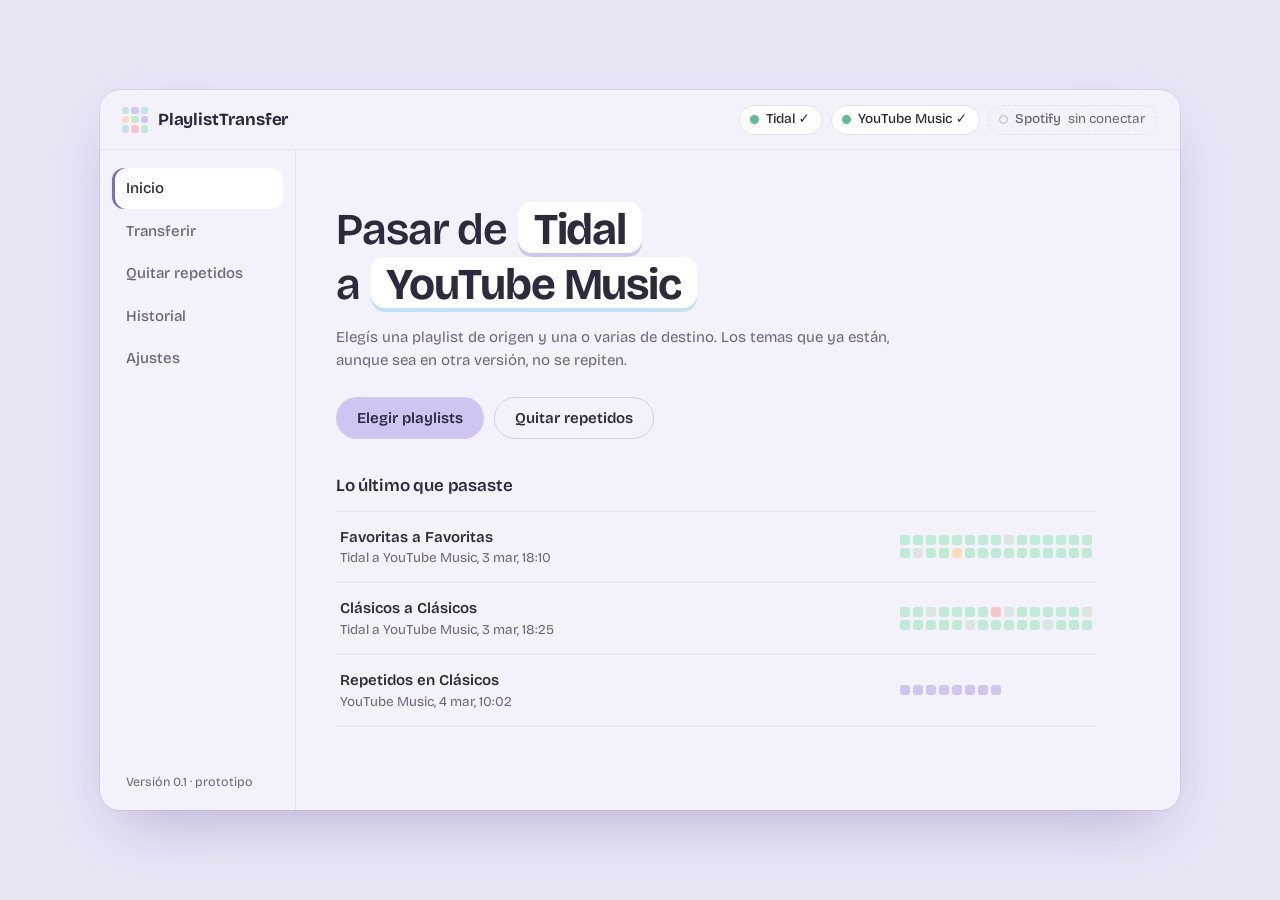
<file: prototype/index.html>
<!DOCTYPE html>
<html lang="es">
<head>
<meta charset="utf-8">
<meta name="viewport" content="width=device-width, initial-scale=1">
<title>PlaylistTransfer · prototipo</title>
<link rel="preconnect" href="https://fonts.googleapis.com">
<link rel="preconnect" href="https://fonts.gstatic.com" crossorigin>
<link href="https://fonts.googleapis.com/css2?family=Bricolage+Grotesque:opsz,wght@12..96,400;12..96,500;12..96,600;12..96,700&display=swap" rel="stylesheet">
<style>
  :root {
    --bg: #F3F1FA;        /* lila neblina */
    --surface: #FFFFFF;
    --ink: #2E2A3D;       /* tinta ciruela */
    --ink-soft: #6B6580;
    --line: #E4E0F0;
    --lav: #CFC4F2;       /* primario */
    --lav-strong: #7E6BC2;/* foco y selección */
    --sky: #BFE3F5;       /* en curso */
    --mint: #BDEBD3;      /* ✓ encontrado */
    --peach: #FFD9B8;     /* ? dudoso */
    --rose: #FFC2C7;      /* ✗ no encontrado */
    --sage: #DCE5E0;      /* ≈ ya estaba */
    --pending: #EAE6F4;
    --font: "Bricolage Grotesque", "Segoe UI Variable Text", "Segoe UI", system-ui, sans-serif;
  }
  * { box-sizing: border-box; }
  html, body { margin: 0; }
  body {
    font-family: var(--font);
    font-size: 15px;
    line-height: 1.5;
    color: var(--ink);
    background: #E9E5F5;
    min-height: 100vh;
    display: grid;
    place-items: center;
    padding: 24px;
    font-optical-sizing: auto;
  }
  button, select, input { font: inherit; color: inherit; }
  :focus-visible { outline: 3px solid var(--lav-strong); outline-offset: 2px; border-radius: 8px; }

  /* ---------- ventana ---------- */
  .window {
    width: min(1080px, 100%);
    height: min(720px, calc(100vh - 48px));
    background: var(--bg);
    border-radius: 20px;
    box-shadow: 0 24px 60px -20px rgba(73, 57, 140, .35), 0 0 0 1px rgba(126, 107, 194, .12);
    display: grid;
    grid-template-columns: 196px 1fr;
    grid-template-rows: 60px 1fr;
    overflow: hidden;
  }
  .topbar {
    grid-column: 1 / -1;
    display: flex;
    align-items: center;
    justify-content: space-between;
    padding: 0 22px;
    border-bottom: 1px solid var(--line);
  }
  .brand { display: flex; align-items: center; gap: 10px; font-weight: 700; font-size: 17px; letter-spacing: -.01em; }
  .brand-mark { width: 26px; height: 26px; display: grid; grid-template-columns: repeat(3, 1fr); gap: 2px; }
  .brand-mark i { border-radius: 3px; }
  .brand-mark i:nth-child(1), .brand-mark i:nth-child(5), .brand-mark i:nth-child(9) { background: var(--mint); }
  .brand-mark i:nth-child(2), .brand-mark i:nth-child(6) { background: var(--lav); }
  .brand-mark i:nth-child(3), .brand-mark i:nth-child(7) { background: var(--sky); }
  .brand-mark i:nth-child(4) { background: var(--peach); }
  .brand-mark i:nth-child(8) { background: var(--rose); }

  .status { display: flex; gap: 8px; }
  .chip {
    display: inline-flex; align-items: center; gap: 7px;
    height: 30px; padding: 0 12px 0 10px;
    border-radius: 999px; font-size: 13.5px; font-weight: 500;
    background: var(--surface); border: 1px solid var(--line);
    cursor: pointer;
  }
  .chip .dot { width: 9px; height: 9px; border-radius: 50%; }
  .chip.ok .dot { background: #5BBF8A; }
  .chip.warn .dot { background: #F2A15F; }
  .chip.off { color: var(--ink-soft); background: transparent; border-style: dashed; }
  .chip.off .dot { background: transparent; border: 1.5px solid #B9B3CC; }
  .chip .state { color: var(--ink-soft); font-weight: 400; }

  /* ---------- navegación ---------- */
  nav {
    padding: 18px 12px;
    display: flex; flex-direction: column; gap: 2px;
    border-right: 1px solid var(--line);
  }
  nav button {
    text-align: left; border: 0; background: transparent;
    padding: 9px 14px; border-radius: 12px; cursor: pointer;
    font-size: 15px; font-weight: 500; color: var(--ink-soft);
  }
  nav button:hover { color: var(--ink); background: rgba(207, 196, 242, .35); }
  nav button[aria-current="page"] { color: var(--ink); background: var(--surface); box-shadow: inset 3px 0 0 var(--lav-strong); }
  nav .spacer { flex: 1; }
  nav .version { padding: 0 14px; font-size: 12.5px; color: var(--ink-soft); }

  main { overflow-y: auto; padding: 34px 40px 40px; }
  .screen { display: none; max-width: 760px; }
  .screen.active { display: block; }
  h1 { font-size: 30px; line-height: 1.15; font-weight: 700; letter-spacing: -.02em; margin: 0 0 6px; }
  h2 { font-size: 17px; font-weight: 600; margin: 34px 0 12px; letter-spacing: -.01em; }
  .lede { color: var(--ink-soft); margin: 0 0 26px; max-width: 60ch; }
  .muted { color: var(--ink-soft); }
  .num { font-variant-numeric: tabular-nums; }

  /* ---------- botones ---------- */
  .btn {
    display: inline-flex; align-items: center; gap: 8px;
    height: 42px; padding: 0 20px; border-radius: 999px;
    border: 1px solid transparent; cursor: pointer; font-weight: 600; font-size: 15px;
  }
  .btn.primary { background: var(--lav); }
  .btn.primary:hover { background: #C2B4EE; }
  .btn.ghost { background: transparent; border-color: #D6D0E8; }
  .btn.ghost:hover { background: var(--surface); }
  .btn.danger { background: var(--rose); }
  .btn.danger:hover { background: #FFB3BA; }
  .btn:disabled { opacity: .5; cursor: not-allowed; }
  .actions { display: flex; gap: 10px; flex-wrap: wrap; margin-top: 22px; }

  /* ---------- inicio: frase ---------- */
  .sentence {
    font-size: 44px; line-height: 1.25; font-weight: 600; letter-spacing: -.025em;
    margin: 18px 0 14px;
  }
  .sentence select {
    appearance: none; border: 0; cursor: pointer;
    font-size: inherit; font-weight: 700; letter-spacing: inherit;
    padding: 0 .35em; margin: 0 .05em; border-radius: 14px;
    background: var(--surface);
    box-shadow: inset 0 -4px 0 var(--lav);
  }
  .sentence select.to { box-shadow: inset 0 -4px 0 var(--sky); }
  .sentence select:hover { background: #FBFAFE; }

  .history-mini { list-style: none; margin: 0; padding: 0; border-top: 1px solid var(--line); }
  .history-mini li {
    display: grid; grid-template-columns: 1fr auto; gap: 4px 20px; align-items: center;
    padding: 14px 4px; border-bottom: 1px solid var(--line);
  }
  .history-mini .what { font-weight: 600; }
  .history-mini .when { color: var(--ink-soft); font-size: 13.5px; }

  /* ---------- mosaico ---------- */
  .mosaic { display: grid; gap: 5px; }
  .mosaic.big { grid-template-columns: repeat(15, 1fr); max-width: 560px; }
  .mosaic.big i { aspect-ratio: 1; border-radius: 7px; background: var(--pending); transition: background-color .25s ease, transform .25s ease; }
  .mosaic.small { grid-template-columns: repeat(15, 10px); gap: 3px; }
  .mosaic.small i { width: 10px; height: 10px; border-radius: 3px; background: var(--pending); }
  .mosaic i.ok { background: var(--mint); }
  .mosaic i.doubt { background: var(--peach); }
  .mosaic i.miss { background: var(--rose); }
  .mosaic i.dup { background: var(--sage); }
  .mosaic i.removed { background: var(--lav); }
  .mosaic i.now { background: var(--sky); transform: scale(.82); }

  .legend { display: flex; gap: 18px; flex-wrap: wrap; margin: 14px 0 0; font-size: 13.5px; color: var(--ink-soft); }
  .legend span { display: inline-flex; align-items: center; gap: 6px; }
  .legend i { width: 12px; height: 12px; border-radius: 4px; display: inline-block; }

  /* ---------- transferir ---------- */
  .steps { display: flex; gap: 8px; list-style: none; padding: 0; margin: 0 0 26px; font-size: 13.5px; }
  .steps li { padding: 5px 12px 5px 6px; border-radius: 999px; color: var(--ink-soft); display: flex; align-items: center; gap: 7px; }
  .steps li b { width: 21px; height: 21px; border-radius: 50%; display: grid; place-items: center; font-size: 12px; background: var(--pending); color: var(--ink); }
  .steps li.done b { background: var(--mint); }
  .steps li.current { background: var(--surface); color: var(--ink); font-weight: 600; }
  .steps li.current b { background: var(--lav); }

  .pickers { display: grid; grid-template-columns: 1fr 1fr; gap: 28px; }
  .picker h3 { font-size: 14px; font-weight: 600; margin: 0 0 8px; color: var(--ink-soft); }
  .picker ul { list-style: none; margin: 0; padding: 6px; background: var(--surface); border-radius: 16px; border: 1px solid var(--line); max-height: 290px; overflow-y: auto; }
  .picker label { display: flex; align-items: center; gap: 10px; padding: 8px 10px; border-radius: 10px; cursor: pointer; }
  .picker label:hover { background: var(--bg); }
  .picker label .count { margin-left: auto; color: var(--ink-soft); font-size: 13px; }
  .picker input { accent-color: var(--lav-strong); width: 16px; height: 16px; }
  .picker .new { border-top: 1px dashed var(--line); margin-top: 4px; padding-top: 4px; }

  .progress-head { display: flex; align-items: baseline; justify-content: space-between; gap: 16px; margin-bottom: 14px; max-width: 560px; }
  .counter { font-size: 40px; font-weight: 700; letter-spacing: -.03em; line-height: 1; }
  .counter small { font-size: 16px; font-weight: 500; color: var(--ink-soft); letter-spacing: 0; }
  .route { font-weight: 600; }

  .tracks { list-style: none; padding: 0; margin: 22px 0 0; max-width: 680px; border-top: 1px solid var(--line); }
  .tracks li { display: grid; grid-template-columns: 30px 1fr auto; gap: 12px; align-items: center; padding: 9px 2px; border-bottom: 1px solid var(--line); font-size: 14px; }
  .badge { width: 26px; height: 26px; border-radius: 8px; display: grid; place-items: center; font-weight: 700; font-size: 13px; }
  .badge.ok { background: var(--mint); }
  .badge.doubt { background: var(--peach); }
  .badge.miss { background: var(--rose); }
  .badge.dup { background: var(--sage); }
  .badge.removed { background: var(--lav); }
  .badge.now { background: var(--sky); }
  .tracks .t { font-weight: 600; }
  .tracks .a, .tracks .note { color: var(--ink-soft); }
  .tracks .score { color: var(--ink-soft); font-size: 13px; }

  .done-box { margin-top: 22px; padding: 18px 20px; border-radius: 16px; background: var(--surface); border: 1px solid var(--line); max-width: 560px; display: none; }
  .done-box.show { display: block; }
  .done-box p { margin: 0 0 4px; }

  /* ---------- repetidos ---------- */
  .seg { display: inline-flex; background: var(--surface); border: 1px solid var(--line); border-radius: 999px; padding: 3px; }
  .seg button { border: 0; background: transparent; border-radius: 999px; padding: 6px 16px; cursor: pointer; font-weight: 500; color: var(--ink-soft); }
  .seg button[aria-pressed="true"] { background: var(--lav); color: var(--ink); }
  .row-controls { display: flex; gap: 14px; align-items: center; flex-wrap: wrap; }
  .select { height: 38px; border-radius: 999px; border: 1px solid var(--line); background: var(--surface); padding: 0 14px; }

  .dups { list-style: none; padding: 0; margin: 22px 0 0; border-top: 1px solid var(--line); }
  .dups li { display: grid; grid-template-columns: 28px 1fr 1fr; gap: 16px; padding: 12px 2px; border-bottom: 1px solid var(--line); align-items: start; }
  .dups input { accent-color: var(--lav-strong); width: 17px; height: 17px; margin-top: 3px; }
  .dups .side { font-size: 14px; }
  .dups .side .tag { display: inline-block; font-size: 12px; font-weight: 600; padding: 1px 8px; border-radius: 999px; margin-bottom: 3px; }
  .dups .remove .tag { background: var(--rose); }
  .dups .keep .tag { background: var(--mint); }
  .dups .t { font-weight: 600; }
  .dups .meta { color: var(--ink-soft); font-size: 13px; }

  /* ---------- historial ---------- */
  .hist { list-style: none; padding: 0; margin: 0; border-top: 1px solid var(--line); }
  .hist > li { border-bottom: 1px solid var(--line); }
  .hist button.row { width: 100%; text-align: left; border: 0; background: transparent; cursor: pointer; display: grid; grid-template-columns: 116px 1fr auto; gap: 18px; align-items: center; padding: 15px 4px; }
  .hist button.row:hover { background: rgba(255,255,255,.55); }
  .hist .date { color: var(--ink-soft); font-size: 13.5px; }
  .hist .what { font-weight: 600; }
  .hist .sub { color: var(--ink-soft); font-size: 13.5px; }
  .hist .detail { display: none; padding: 0 4px 16px 138px; }
  .hist li.open .detail { display: block; }
  .hist .detail ul { list-style: none; margin: 0; padding: 0; font-size: 13.5px; }
  .hist .detail li { padding: 3px 0; display: flex; gap: 10px; align-items: center; }
  .hist .detail .badge { width: 20px; height: 20px; border-radius: 6px; font-size: 11px; }

  /* ---------- ajustes ---------- */
  .settings section { padding: 18px 0; border-bottom: 1px solid var(--line); display: grid; grid-template-columns: 200px 1fr; gap: 24px; }
  .settings section:first-of-type { border-top: 1px solid var(--line); }
  .settings h3 { font-size: 15px; font-weight: 600; margin: 0; }
  .settings h3 + p { margin: 4px 0 0; color: var(--ink-soft); font-size: 13.5px; }
  .opt { display: flex; align-items: center; gap: 10px; padding: 6px 0; cursor: pointer; }
  .opt input { accent-color: var(--lav-strong); width: 16px; height: 16px; }
  .svc { display: flex; align-items: center; justify-content: space-between; padding: 6px 0; gap: 12px; }
  .svc .btn { height: 34px; padding: 0 14px; font-size: 14px; }
  .thresholds { display: flex; gap: 20px; flex-wrap: wrap; }
  .thresholds label { display: flex; flex-direction: column; gap: 4px; font-size: 13.5px; color: var(--ink-soft); }
  .thresholds input { width: 90px; height: 36px; border-radius: 10px; border: 1px solid var(--line); background: var(--surface); padding: 0 10px; color: var(--ink); }
  .about p { margin: 0 0 6px; }
  .support { display: inline-flex; gap: 8px; margin-top: 6px; }
  .support a { color: var(--ink); text-decoration: none; padding: 5px 12px; border-radius: 999px; background: var(--surface); border: 1px solid var(--line); font-size: 13.5px; font-weight: 500; }
  .support a:hover { border-color: var(--lav-strong); }

  /* ---------- diálogo y aviso ---------- */
  dialog { border: 0; border-radius: 20px; padding: 26px 28px; max-width: 420px; color: var(--ink); background: var(--surface); box-shadow: 0 30px 70px -20px rgba(46, 42, 61, .45); }
  dialog::backdrop { background: rgba(46, 42, 61, .28); }
  dialog h3 { margin: 0 0 8px; font-size: 20px; letter-spacing: -.01em; }
  dialog p { margin: 0; color: var(--ink-soft); }
  .toast { position: fixed; left: 50%; bottom: 36px; transform: translate(-50%, 20px); opacity: 0; background: var(--ink); color: #fff; padding: 11px 18px; border-radius: 999px; font-weight: 500; transition: opacity .25s, transform .25s; pointer-events: none; }
  .toast.show { opacity: 1; transform: translate(-50%, 0); }

  @media (max-width: 760px) {
    body { padding: 0; }
    .window { height: 100vh; border-radius: 0; grid-template-columns: 1fr; grid-template-rows: auto auto 1fr; }
    .topbar { flex-wrap: wrap; gap: 8px; padding: 12px 16px; }
    nav { flex-direction: row; overflow-x: auto; border-right: 0; border-bottom: 1px solid var(--line); padding: 8px; }
    nav .spacer, nav .version { display: none; }
    main { padding: 24px 18px; }
    .sentence { font-size: 32px; }
    .pickers, .settings section, .dups li { grid-template-columns: 1fr; }
    .hist button.row { grid-template-columns: 1fr; }
    .hist .detail { padding-left: 4px; }
    .mosaic.big { grid-template-columns: repeat(10, 1fr); }
  }
  @media (prefers-reduced-motion: reduce) {
    * { transition: none !important; animation: none !important; }
  }
</style>
</head>
<body>
<div class="window" role="application" aria-label="PlaylistTransfer">
  <header class="topbar">
    <div class="brand"><span class="brand-mark" aria-hidden="true"><i></i><i></i><i></i><i></i><i></i><i></i><i></i><i></i><i></i></span>PlaylistTransfer</div>
    <div class="status" aria-label="Estado de las conexiones">
      <button class="chip ok" data-go="ajustes" title="Conectado"><span class="dot"></span>Tidal ✓</button>
      <button class="chip ok" data-go="ajustes" title="Conectado"><span class="dot"></span>YouTube Music ✓</button>
      <button class="chip off" data-go="ajustes" title="Sin conectar"><span class="dot"></span>Spotify <span class="state">sin conectar</span></button>
    </div>
  </header>

  <nav aria-label="Secciones">
    <button data-go="inicio" aria-current="page">Inicio</button>
    <button data-go="transferir">Transferir</button>
    <button data-go="repetidos">Quitar repetidos</button>
    <button data-go="historial">Historial</button>
    <button data-go="ajustes">Ajustes</button>
    <span class="spacer"></span>
    <span class="version">Versión 0.1 · prototipo</span>
  </nav>

  <main>
    <!-- ================= INICIO ================= -->
    <section class="screen active" id="inicio" aria-labelledby="t-inicio">
      <h1 id="t-inicio" class="sentence">
        Pasar de
        <select aria-label="Servicio de origen" id="from"><option>Tidal</option><option>YouTube Music</option><option disabled>Spotify</option></select><br>
        a
        <select aria-label="Servicio de destino" class="to" id="to"><option>YouTube Music</option><option>Tidal</option><option disabled>Spotify</option></select>
      </h1>
      <p class="lede">Elegís una playlist de origen y una o varias de destino. Los temas que ya están, aunque sea en otra versión, no se repiten.</p>
      <div class="actions">
        <button class="btn primary" data-go="transferir">Elegir playlists</button>
        <button class="btn ghost" data-go="repetidos">Quitar repetidos</button>
      </div>

      <h2>Lo último que pasaste</h2>
      <ul class="history-mini" id="home-history"></ul>
    </section>

    <!-- ================= TRANSFERIR ================= -->
    <section class="screen" id="transferir" aria-labelledby="t-transferir">
      <h1 id="t-transferir">Transferir</h1>
      <p class="lede">De Tidal a YouTube Music.</p>
      <ol class="steps" id="steps">
        <li class="current"><b>1</b>Origen y destino</li>
        <li><b>2</b>Transferencia</li>
        <li><b>3</b>Resultado</li>
      </ol>

      <div id="pick">
        <div class="pickers">
          <div class="picker">
            <h3>Origen en Tidal</h3>
            <ul id="src-list"></ul>
          </div>
          <div class="picker">
            <h3>Destino en YouTube Music</h3>
            <ul id="dst-list"></ul>
          </div>
        </div>
        <div class="actions">
          <button class="btn primary" id="go">Transferir 30 temas</button>
          <button class="btn ghost" id="dry">Probar sin cambiar nada</button>
        </div>
      </div>

      <div id="run" hidden>
        <div class="progress-head">
          <div class="counter num"><span id="count">0</span> <small>de 30 temas</small></div>
          <div class="route">Favoritas <span class="muted">a</span> Favoritas</div>
        </div>
        <div class="mosaic big" id="mosaic" role="img" aria-label="Progreso de la transferencia"></div>
        <div class="legend">
          <span><i style="background:var(--mint)"></i>✓ Encontrado <b class="num" id="n-ok">0</b></span>
          <span><i style="background:var(--peach)"></i>? Revisar <b class="num" id="n-doubt">0</b></span>
          <span><i style="background:var(--rose)"></i>✗ No encontrado <b class="num" id="n-miss">0</b></span>
          <span><i style="background:var(--sage)"></i>≈ Ya estaba <b class="num" id="n-dup">0</b></span>
        </div>
        <div class="done-box" id="done" role="status">
          <p><b>Listo: agregaste <span id="added" class="num">0</span> temas a «Favoritas».</b></p>
          <p class="muted">2 ya estaban, uno de ellos en otra versión. Revisá «Im Doing Fine», que quedó marcado con ?.</p>
          <div class="actions" style="margin-top:14px">
            <button class="btn primary">Abrir en YouTube Music</button>
            <button class="btn ghost" id="again">Hacer otra transferencia</button>
          </div>
        </div>
        <ul class="tracks" id="tracks" aria-live="polite"></ul>
      </div>
    </section>

    <!-- ================= REPETIDOS ================= -->
    <section class="screen" id="repetidos" aria-labelledby="t-rep">
      <h1 id="t-rep">Quitar repetidos</h1>
      <p class="lede">Busca la misma canción dos veces en una playlist, aunque sea otra versión: otro álbum, remaster, mono o video. Queda la que estaba primero.</p>
      <div class="row-controls">
        <div class="seg" role="group" aria-label="Servicio">
          <button aria-pressed="false">Tidal</button>
          <button aria-pressed="true">YouTube Music</button>
        </div>
        <select class="select" aria-label="Playlist"><option>Clásicos (54 temas)</option><option>Para correr (37 temas)</option><option>Para cocinar (34 temas)</option></select>
      </div>
      <p style="margin:22px 0 0"><b>Encontré 8 repetidos en «Clásicos».</b> <span class="muted">Destildá los que quieras conservar.</span></p>
      <ul class="dups" id="dups"></ul>
      <div class="actions">
        <button class="btn danger" id="remove">Quitar 8 temas</button>
        <button class="btn ghost">Buscar de nuevo</button>
      </div>
    </section>

    <!-- ================= HISTORIAL ================= -->
    <section class="screen" id="historial" aria-labelledby="t-hist">
      <h1 id="t-hist">Historial</h1>
      <p class="lede">Cada transferencia y cada limpieza queda registrada en tu compu. Tocá una para ver el detalle.</p>
      <ul class="hist" id="hist"></ul>
      <div class="actions"><button class="btn ghost">Exportar a CSV</button></div>
    </section>

    <!-- ================= AJUSTES ================= -->
    <section class="screen settings" id="ajustes" aria-labelledby="t-aj">
      <h1 id="t-aj">Ajustes</h1>
      <p class="lede">Conexiones, navegador y datos.</p>

      <section>
        <div><h3>Servicios</h3><p>Tus sesiones se guardan solo en esta compu.</p></div>
        <div>
          <div class="svc"><span><b>Tidal</b> <span class="muted">conectado</span></span><button class="btn ghost">Desconectar</button></div>
          <div class="svc"><span><b>YouTube Music</b> <span class="muted">conectado</span></span><button class="btn ghost">Desconectar</button></div>
          <div class="svc"><span><b>Spotify</b> <span class="muted">próximamente</span></span><button class="btn ghost" disabled>Conectar</button></div>
        </div>
      </section>

      <section>
        <div><h3>Navegador</h3><p>Dónde se abren las ventanas para iniciar sesión.</p></div>
        <div role="radiogroup" aria-label="Navegador">
          <label class="opt"><input type="radio" name="br" checked> <span>Vivaldi <span class="muted">(predeterminado)</span></span></label>
          <label class="opt"><input type="radio" name="br"> Brave</label>
          <label class="opt"><input type="radio" name="br"> Google Chrome</label>
          <label class="opt"><input type="radio" name="br"> Microsoft Edge</label>
        </div>
      </section>

      <section>
        <div><h3>Coincidencias</h3><p>Avanzado. Cuánto se tienen que parecer dos temas.</p></div>
        <div class="thresholds">
          <label>Agregar sin dudar desde<input type="number" step="0.05" value="0.75"></label>
          <label>Agregar para revisar desde<input type="number" step="0.05" value="0.60"></label>
        </div>
      </section>

      <section>
        <div><h3>Datos</h3><p>Historial, sesiones y preferencias.</p></div>
        <div><button class="btn ghost">Abrir carpeta de datos</button></div>
      </section>

      <section class="about">
        <div><h3>Acerca de</h3></div>
        <div>
          <p>PlaylistTransfer 0.1 · © 2026 Emmanuel Gaitan. Software libre con licencia GPL-3.0.</p>
          <p class="muted">No está afiliado a Tidal, Google ni Spotify.</p>
          <div class="support"><a href="#">Invitame un cafecito</a><a href="#">Ko-fi</a></div>
        </div>
      </section>
    </section>
  </main>
</div>

<dialog id="confirm" aria-labelledby="c-title">
  <h3 id="c-title">¿Quitar 8 temas de «Clásicos»?</h3>
  <p>Queda la versión que estaba primero en la playlist. Lo quitado queda anotado en el historial.</p>
  <div class="actions">
    <button class="btn danger" id="confirm-yes">Quitar 8 temas</button>
    <button class="btn ghost" id="confirm-no">Cancelar</button>
  </div>
</dialog>
<div class="toast" id="toast" role="status"></div>

<script>
  /* ---------- datos de ejemplo (inventados: la app real arranca vacía) ---------- */
  const TRACKS = [
    ["Luna de papel","Los Faroles","ok",1.00],["Calle Norte","Los Faroles","ok",1.00],
    ["Neon Bay","Coral Static","ok",.95],["Low Tide","Coral Static, Mira Sol","ok",1.00],
    ["Summer Tape","Coral Static","ok",1.00],["Paper Planes Again","The Lanterns","ok",1.00],
    ["Glass House","The Lanterns, Ivo Reyes","ok",1.00],["Domingo (acústico)","Aurelia","ok",1.00],
    ["Ruta 40","Aurelia","dup",1.00,"ya estaba"],["Midnight Diner","Velvet Ok","ok",1.00],
    ["Static Hearts","Velvet Ok, Juno Park","ok",1.00],["Slow Motion","Velvet Ok","ok",1.00],
    ["North Star","Kite Club","ok",1.00],["Echoes","Kite Club","ok",1.00],["Polaroid","Kite Club","ok",1.00],
    ["Afterglow","Kite Club, Lía Mar","ok",1.00],["Lento","Bruma","dup",1.00,"ya estaba como «Lento (sped up)»"],
    ["Marea","Bruma","ok",1.00],["From The Start","Orchid Lane","ok",1.00],
    ["Im Doing Fine","Tomo, Sound Garden Club","doubt",.68,"puede ser otra versión"],
    ["Desert Road","Rusty Compass","ok",1.00],["Tiny Violin","The Paper Cuts","ok",1.00],
    ["Notion","Blue Harbor","ok",1.00],["Sweater Season","Blue Harbor","ok",1.00],
    ["From the Start","Good Fences","ok",1.00],["Delivery Service","Good Fences","ok",1.00],
    ["Origami","Blue Harbor","ok",1.00],["As We Were","Nico Vale","ok",1.00],
    ["Sugarcane","Maple Five","ok",1.00],["This Feeling","Maple Five","ok",1.00]
  ];
  const SYMBOL = { ok: "✓", doubt: "?", miss: "✗", dup: "≈", now: "…", removed: "−" };
  const SRC = [["Favoritas",21],["Rock nacional",15],["Viaje",21],["Mix",62],["Clásicos",30],["Para correr",30]];
  const DST = [["Clásicos",38],["Para correr",9],["Viaje",22],["Favoritas",65],["Nueva",2],["Resumen del año",null],["Estudio",30],["Gimnasio",6],["Varios",13],["Trabajo",9],["Para cocinar",34]];
  const DUPS = [
    ["Luna de papel","Los Faroles","4:24","En vivo en el Teatro","3:48","Faroles"],
    ["Calle Norte","Los Faroles","3:24","Banda sonora (película)","3:29","Faroles"],
    ["Neon Bay","Coral Static","5:01","Neon Bay (Deluxe)","3:33","Hits del verano"],
    ["Luna de papel","Los Faroles","5:41","En vivo en el Teatro","3:48","Faroles"],
    ["North Star","Kite Club","5:03","Grandes éxitos","5:04","North"],
    ["Polaroid","Kite Club","3:49","Indie Pop Hits 2","3:46","North"],
    ["Marea (Mono)","Bruma","3:44","Bruma en mono","3:43","Singles 2015-2017"],
    ["Luna de papel (Video oficial)","Los Faroles","4:05","video","3:48","Faroles"]
  ];
  const HISTORY = [
    { date: "3 mar, 18:10", what: "Favoritas a Favoritas", route: "Tidal a YouTube Music", sub: "28 agregados, 2 ya estaban", tiles: TRACKS.map(t => t[2]) },
    { date: "3 mar, 18:25", what: "Clásicos a Clásicos", route: "Tidal a YouTube Music", sub: "24 agregados, 5 ya estaban, 1 no encontrado",
      tiles: Array.from({length: 30}, (_, i) => i === 7 ? "miss" : (i % 6 === 2 ? "dup" : "ok")) },
    { date: "4 mar, 10:02", what: "Repetidos en Clásicos", route: "YouTube Music", sub: "8 quitados", tiles: Array(8).fill("removed") }
  ];

  const $ = (s, el = document) => el.querySelector(s);
  const esc = s => String(s).replace(/[&<>"]/g, c => ({ "&":"&amp;","<":"&lt;",">":"&gt;",'"':"&quot;" }[c]));
  const tilesHTML = arr => arr.map(s => `<i class="${s}"></i>`).join("");

  /* ---------- navegación ---------- */
  function go(id) {
    document.querySelectorAll(".screen").forEach(s => s.classList.toggle("active", s.id === id));
    document.querySelectorAll("nav button").forEach(b => { if (b.dataset.go === id) b.setAttribute("aria-current", "page"); else b.removeAttribute("aria-current"); });
    $("main").scrollTop = 0;
  }
  document.addEventListener("click", e => { const t = e.target.closest("[data-go]"); if (t) go(t.dataset.go); });

  /* ---------- inicio ---------- */
  function fitSelect(sel) {   // el selector mide lo mismo que la opción elegida
    const probe = document.createElement("span");
    const cs = getComputedStyle(sel);
    probe.style.cssText = `position:absolute;visibility:hidden;white-space:pre;font:${cs.font};letter-spacing:${cs.letterSpacing}`;
    probe.textContent = sel.options[sel.selectedIndex].text;
    document.body.appendChild(probe);
    sel.style.width = `calc(${probe.getBoundingClientRect().width}px + .7em)`;
    probe.remove();
  }
  ["#from", "#to"].forEach(id => { const el = $(id); fitSelect(el); el.addEventListener("change", () => fitSelect(el)); });
  document.fonts?.ready.then(() => ["#from", "#to"].forEach(id => fitSelect($(id))));
  $("#home-history").innerHTML = HISTORY.slice(0, 3).map(h => `
    <li><div><div class="what">${esc(h.what)}</div><div class="when">${esc(h.route)}, ${esc(h.date)}</div></div>
    <div class="mosaic small" aria-hidden="true">${tilesHTML(h.tiles)}</div></li>`).join("");

  /* ---------- transferir ---------- */
  $("#src-list").innerHTML = SRC.map(([n, c]) => `<li><label><input type="radio" name="src" ${n === "Favoritas" ? "checked" : ""}> ${esc(n)} <span class="count num">${c} temas</span></label></li>`).join("");
  $("#dst-list").innerHTML = DST.map(([n, c]) => `<li><label><input type="checkbox" ${n === "Favoritas" ? "checked" : ""}> ${esc(n)} <span class="count num">${c == null ? "" : c + " temas"}</span></label></li>`).join("")
    + `<li class="new"><label><input type="checkbox"> Crear una playlist nueva</label></li>`;

  const reduce = matchMedia("(prefers-reduced-motion: reduce)").matches;
  let timer = null;
  function setStep(n) { [...$("#steps").children].forEach((li, i) => { li.className = i < n ? "done" : (i === n ? "current" : ""); }); }
  function runTransfer() {
    $("#pick").hidden = true; $("#run").hidden = false; $("#done").classList.remove("show"); setStep(1);
    const mosaic = $("#mosaic"); mosaic.innerHTML = TRACKS.map(() => "<i></i>").join("");
    const list = $("#tracks"); list.innerHTML = "";
    const n = { ok: 0, doubt: 0, miss: 0, dup: 0 };
    let i = 0;
    const tick = () => {
      if (i > 0) {
        const [t, a, st, sc, note] = TRACKS[i - 1];
        mosaic.children[i - 1].className = st; n[st]++;
        const li = list.firstElementChild;
        li.innerHTML = `<span class="badge ${st}">${SYMBOL[st]}</span><span><span class="t">${esc(t)}</span> <span class="a">${esc(a)}</span>${note ? `<span class="note">. ${esc(note[0].toUpperCase() + note.slice(1))}</span>` : ""}</span><span class="score num">${sc.toFixed(2)}</span>`;
        $("#count").textContent = i; for (const k in n) $("#n-" + k).textContent = n[k];
      }
      if (i < TRACKS.length) {
        mosaic.children[i].className = "now";
        const li = document.createElement("li");
        li.innerHTML = `<span class="badge now">…</span><span><span class="t">${esc(TRACKS[i][0])}</span> <span class="a">buscando en YouTube Music</span></span><span></span>`;
        list.prepend(li); i++;
      } else {
        clearInterval(timer); setStep(2);
        $("#added").textContent = n.ok + n.doubt; $("#done").classList.add("show");
      }
    };
    if (reduce) { for (let k = 0; k <= TRACKS.length; k++) tick(); }
    else { clearInterval(timer); timer = setInterval(tick, 170); tick(); }
  }
  $("#go").addEventListener("click", runTransfer);
  $("#dry").addEventListener("click", runTransfer);
  $("#again").addEventListener("click", () => { clearInterval(timer); $("#run").hidden = true; $("#pick").hidden = false; setStep(0); });

  /* ---------- repetidos ---------- */
  $("#dups").innerHTML = DUPS.map(([t, a, d1, al1, d2, al2], i) => `
    <li><input type="checkbox" checked aria-label="Quitar ${esc(t)}" data-i="${i}">
      <div class="side remove"><span class="tag">Se quita</span><div class="t">${esc(t)}</div><div class="meta">${esc(a)}, ${esc(al1)}, <span class="num">${d1}</span></div></div>
      <div class="side keep"><span class="tag">Queda</span><div class="t">${esc(t.replace(" (Official Video)", ""))}</div><div class="meta">${esc(a)}, ${esc(al2)}, <span class="num">${d2}</span></div></div></li>`).join("");
  const countChecked = () => document.querySelectorAll("#dups input:checked").length;
  $("#dups").addEventListener("change", () => {
    const c = countChecked(), label = c === 1 ? "Quitar 1 tema" : `Quitar ${c} temas`;
    $("#remove").textContent = label; $("#confirm-yes").textContent = label; $("#remove").disabled = c === 0;
    $("#c-title").textContent = `¿${label} de «Clásicos»?`;
  });
  $("#remove").addEventListener("click", () => $("#confirm").showModal());
  $("#confirm-no").addEventListener("click", () => $("#confirm").close());
  $("#confirm-yes").addEventListener("click", () => {
    const c = countChecked(); $("#confirm").close();
    toast(c === 1 ? "Quitaste 1 tema de «Clásicos»." : `Quitaste ${c} temas de «Clásicos».`);
  });
  document.querySelectorAll(".seg button").forEach(b => b.addEventListener("click", () => document.querySelectorAll(".seg button").forEach(x => x.setAttribute("aria-pressed", x === b))));

  /* ---------- historial ---------- */
  $("#hist").innerHTML = HISTORY.slice().reverse().map((h, i) => `
    <li><button class="row" aria-expanded="false">
      <span class="date">${esc(h.date)}</span>
      <span><div class="what">${esc(h.what)}</div><div class="sub">${esc(h.route)}. ${esc(h.sub)}</div></span>
      <span class="mosaic small" aria-hidden="true">${tilesHTML(h.tiles)}</span></button>
      <div class="detail"><ul>${(h.what.startsWith("Favoritas") ? TRACKS.slice(0, 9) : DUPS.slice(0, 5).map(d => [d[0], d[1], "removed"])).map(t =>
        `<li><span class="badge ${t[2]}">${SYMBOL[t[2]]}</span><span><b>${esc(t[0])}</b> <span class="muted">${esc(t[1])}</span></span></li>`).join("")}
        <li class="muted">y más…</li></ul></div></li>`).join("");
  $("#hist").addEventListener("click", e => {
    const b = e.target.closest("button.row"); if (!b) return;
    const li = b.parentElement, open = li.classList.toggle("open"); b.setAttribute("aria-expanded", open);
  });

  /* ---------- aviso ---------- */
  function toast(msg) { const t = $("#toast"); t.textContent = msg; t.classList.add("show"); setTimeout(() => t.classList.remove("show"), 2600); }

  /* para las capturas: ?pantalla=transferir&demo=1 */
  const q = new URLSearchParams(location.search);
  if (q.get("pantalla")) go(q.get("pantalla"));
  if (q.get("demo")) runTransfer();
  if (q.get("abrir")) document.querySelector("#hist button.row")?.click();
</script>
</body>
</html>
</file>
